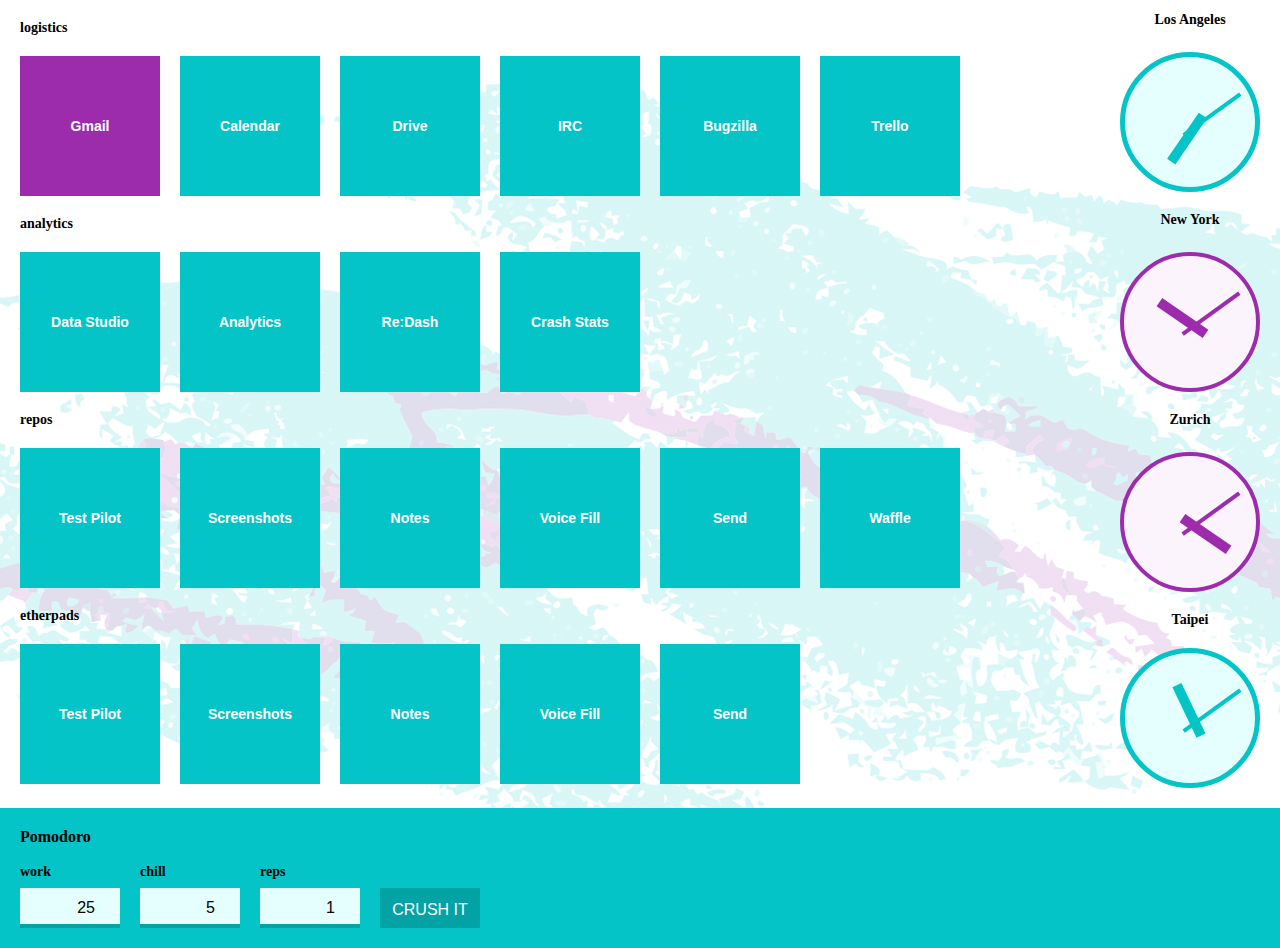
<file: index.html>
<!DOCTYPE html><html lang="en"><head><meta charset="utf-8"><meta name="viewport" content="width=device-width, initial-scale=1.0"><title>Launcher</title><link rel="stylesheet" href="styles/main.css"><link rel="icon" type="image/svg+xml" href="images/icon.svg"></head><body><div class="wrapper"><div class="launcher-wrapper"><h2 class="title">logistics</h2><button data-href="https://mail.google.com/">Gmail</button><button data-href="https://calendar.google.com/">Calendar</button><button data-href="https://drive.google.com/">Drive</button><button data-href="https://irccloud.mozilla.com/">IRC</button><button data-href="https://bugzilla.mozilla.org/page.cgi?id=mydashboard.html">Bugzilla</button><button data-href="https://Trello.com/">Trello</button><h2 class="title">analytics</h2><button data-href="https://datastudio.google.com/">Data Studio</button><button data-href="https://analytics.google.com/">Analytics</button><button data-href="https://sql.telemetry.mozilla.org">Re:Dash</button><button data-href="https://crash-stats.mozilla.com/home/product/Firefox">Crash Stats</button><h2 class="title">repos</h2><button data-href="https://github.com/mozilla/testpilot">Test Pilot</button><button data-href="https://github.com/mozilla-services/screenshots">Screenshots</button><button data-href="https://github.com/mozilla/notes">Notes</button><button data-href="https://github.com/mozilla/speaktome">Voice Fill</button><button data-href="https://github.com/mozilla/send">Send</button><button data-href="https://waffle.io">Waffle</button><h2 class="title">etherpads</h2><button data-href="https://public.etherpad-mozilla.org/p/test-pilot-coordination">Test Pilot</button><button data-href="https://public.etherpad-mozilla.org/p/screenshots-coordination">Screenshots</button><button data-href="https://public.etherpad-mozilla.org/p/hoverpad-coordination">Notes</button><button data-href="https://public.etherpad-mozilla.org/p/speaktome-coordination">Voice Fill</button><button data-href="https://public.etherpad-mozilla.org/p/testpilot-p2p">Send</button></div><div class="clocks-wrapper"><div class="clock-wrapper"><h2 class="clock-title">Los Angeles</h2><div data-tz="America/Los_Angeles" class="clock"><div class="hour"></div><div class="minute"></div></div><h2 class="clock-title">New York</h2><div data-tz="America/New_York" class="clock"><div class="hour"></div><div class="minute"></div></div><h2 class="clock-title">Zurich</h2><div data-tz="Europe/Zurich" class="clock"><div class="hour"></div><div class="minute"></div></div><h2 class="clock-title">Taipei</h2><div data-tz="Asia/Taipei" class="clock"><div class="hour"></div><div class="minute"></div></div></div></div></div><div class="pom"><div class="pom--set"><h2>Pomodoro</h2><form class="pom--form"><div><label>work</label><input type="number" value="25" size="3" min="0" max="100"></div><div><label>chill</label><input type="number" value="5" size="3" min="0" max="100"></div><div><label>reps</label><input type="number" value="1" size="3" min="0" max="100"></div><input type="submit" value="CRUSH IT"></form></div><div class="pom--work"><div class="remaining"></div><h2></h2></div></div><script src="lib/moment.min.js"></script><script src="lib/moment-timezone.min.js"></script><script src="lib/jquery.min.js"></script><script src="scripts/main.js"></script></body></html>
</file>
<file: styles/main.css>
/*! normalize.css v5.0.0 | MIT License | github.com/necolas/normalize.css */
html{font-family:sans-serif;line-height:1.15;-ms-text-size-adjust:100%;-webkit-text-size-adjust:100%}body{margin:0}article,aside,footer,header,nav,section{display:block}h1{font-size:2em;margin:0.67em 0}figcaption,figure,main{display:block}figure{margin:1em 40px}hr{box-sizing:content-box;height:0;overflow:visible}pre{font-family:monospace,monospace;font-size:1em}a{background-color:transparent;-webkit-text-decoration-skip:objects}a:active,a:hover{outline-width:0}abbr[title]{border-bottom:none;text-decoration:underline;text-decoration:underline dotted}b,strong{font-weight:inherit}b,strong{font-weight:bolder}code,kbd,samp{font-family:monospace,monospace;font-size:1em}dfn{font-style:italic}mark{background-color:#ff0;color:#000}small{font-size:80%}sub,sup{font-size:75%;line-height:0;position:relative;vertical-align:baseline}sub{bottom:-0.25em}sup{top:-0.5em}audio,video{display:inline-block}audio:not([controls]){display:none;height:0}img{border-style:none}svg:not(:root){overflow:hidden}button,input,optgroup,select,textarea{font-family:sans-serif;font-size:100%;line-height:1.15;margin:0}button,input{overflow:visible}button,select{text-transform:none}button,html [type="button"],[type="reset"],[type="submit"]{-webkit-appearance:button}button::-moz-focus-inner,[type="button"]::-moz-focus-inner,[type="reset"]::-moz-focus-inner,[type="submit"]::-moz-focus-inner{border-style:none;padding:0}button:-moz-focusring,[type="button"]:-moz-focusring,[type="reset"]:-moz-focusring,[type="submit"]:-moz-focusring{outline:1px dotted ButtonText}fieldset{border:1px solid #c0c0c0;margin:0 2px;padding:0.35em 0.625em 0.75em}legend{box-sizing:border-box;color:inherit;display:table;max-width:100%;padding:0;white-space:normal}progress{display:inline-block;vertical-align:baseline}textarea{overflow:auto}[type="checkbox"],[type="radio"]{box-sizing:border-box;padding:0}[type="number"]::-webkit-inner-spin-button,[type="number"]::-webkit-outer-spin-button{height:auto}[type="search"]{-webkit-appearance:textfield;outline-offset:-2px}[type="search"]::-webkit-search-cancel-button,[type="search"]::-webkit-search-decoration{-webkit-appearance:none}::-webkit-file-upload-button{-webkit-appearance:button;font:inherit}details,menu{display:block}summary{display:list-item}canvas{display:inline-block}template{display:none}[hidden]{display:none}html{box-sizing:border-box}*,*:before,*:after{box-sizing:inherit}*,fieldset,figure,h1{margin:0;padding:0}*{box-sizing:border-box}body{background:url(../images/solo.jpg);display:-webkit-box;display:-ms-flexbox;display:flex;-webkit-box-orient:vertical;-webkit-box-direction:normal;-ms-flex-direction:column;flex-direction:column;font-family:gotham;-webkit-box-pack:justify;-ms-flex-pack:justify;justify-content:space-between;min-height:100vh;-webkit-user-select:none;-moz-user-select:none;-ms-user-select:none;user-select:none}.pom{-webkit-box-align:center;-ms-flex-align:center;align-items:center;background:rgba(255,255,255,0.85);display:-webkit-box;display:-ms-flexbox;display:flex;height:140px;-webkit-box-pack:start;-ms-flex-pack:start;justify-content:flex-start;width:100%}.pom .pom--set{height:140px;position:relative;width:100%;display:-webkit-box;display:-ms-flexbox;display:flex;-webkit-box-orient:vertical;-webkit-box-direction:normal;-ms-flex-direction:column;flex-direction:column;padding:20px;-webkit-box-pack:justify;-ms-flex-pack:justify;justify-content:space-between;background:#04c4C7}.pom .pom--set h2{font-size:16px}.pom .pom--work{background:#9d2cac;display:none;height:140px;position:relative;width:100%}.pom .pom--work h2{color:white;padding:20px;z-index:1}.pom form{-webkit-box-align:center;-ms-flex-align:center;align-items:center;display:-webkit-box;display:-ms-flexbox;display:flex}.pom label{display:block;font-size:1rem;font-weight:600;height:24px;font-size:14px}.pom input{-webkit-appearance:none;-moz-appearance:none;appearance:none;border:0;height:40px;margin-right:20px;outline:none;padding:10px;width:100px}.pom input[type="number"]{-moz-appearance:textfield;background:#e5fefe;box-shadow:0 -4px 0 #03a2a4 inset;text-align:right}.pom input[type="number"]:focus{background:#fbf4fc;box-shadow:0 -4px 0 #9d2cac inset}.pom input[type="submit"]{background:#03a2a4;color:white;margin-top:24px;padding-top:13px}.pom input[type="submit"]:hover,.pom input[type="submit"]:focus{background:#9d2cac}.pom input[type="submit"]:active{background:#9d2cac}.pom .remaining{background:#04c4C7;height:140px;min-width:10px;position:absolute;right:0;-webkit-transition:width 100ms linear;transition:width 100ms linear}.title{font-size:14px;grid-column:1 / -1}.wrapper{background:rgba(255,255,255,0.85);display:grid;-webkit-box-flex:1;-ms-flex:1;flex:1;grid-gap:20px;grid-template-columns:1fr 140px;padding:20px}.launcher-wrapper{-ms-flex-line-pack:start;align-content:start;display:grid;grid-gap:20px;grid-template-columns:repeat(auto-fit,140px);grid-template-rows:repeat(auto-fit,max-content)}.launcher-wrapper button{-webkit-box-align:center;-ms-flex-align:center;align-items:center;background:#04c4C7;border:0;box-shadow:0 0 0 1px rgba(0,0,0,0.05);box-shadow:0 4px 0 transparent;color:white;display:-webkit-box;display:-ms-flexbox;display:flex;font-size:14px;font-weight:600;height:140px;-webkit-box-pack:center;-ms-flex-pack:center;justify-content:center;outline:none;text-decoration:none;-webkit-transition:background 50ms;transition:background 50ms}.launcher-wrapper button:hover,.launcher-wrapper button:focus{background:#9d2cac}.launcher-wrapper button:active{background:#9d2cac}.clocks-wrapper{-ms-flex-line-pack:justify;align-content:space-between;display:grid;-webkit-box-pack:end;-ms-flex-pack:end;justify-content:end}.clocks-wrapper h2{text-align:center}.clock-wrapper{-ms-flex-line-pack:end;align-content:end;display:grid;grid-gap:20px;grid-template-rows:repeat(auto-fit,20px 140px);-webkit-box-pack:end;-ms-flex-pack:end;justify-content:end}.clock{-webkit-box-align:center;-ms-flex-align:center;align-items:center;border:5px solid #04c4C7;border-radius:50%;background:#e5fefe;display:-webkit-box;display:-ms-flexbox;display:flex;height:140px;-webkit-box-pack:center;-ms-flex-pack:center;justify-content:center;position:relative;-webkit-transition:background 1000ms,border-color 1000ms;transition:background 1000ms,border-color 1000ms;width:140px}.clock .hour,.clock .minute{background:#04c4C7}.clock.working{border:4px solid #9d2cac;background:#fbf4fc}.clock.working .hour,.clock.working .minute{background:#9d2cac}.clock-title{font-size:14px}.hour{height:56px;left:65px;position:absolute;top:28px;-webkit-transform-origin:center 42px;transform-origin:center 42px;-webkit-transition:background 1000ms,-webkit-transform 1000ms;transition:background 1000ms,-webkit-transform 1000ms;transition:transform 1000ms,background 1000ms;transition:transform 1000ms,background 1000ms,-webkit-transform 1000ms;width:10px}.minute{height:70px;left:68px;position:absolute;top:14px;-webkit-transform-origin:center 56px;transform-origin:center 56px;-webkit-transition:-webkit-transform 1000ms;transition:-webkit-transform 1000ms;transition:transform 1000ms;transition:transform 1000ms,-webkit-transform 1000ms;width:4px}@-webkit-keyframes r{0%{-webkit-transform:rotate(0);transform:rotate(0)}100%{-webkit-transform:rotate(360deg);transform:rotate(360deg)}}@keyframes r{0%{-webkit-transform:rotate(0);transform:rotate(0)}100%{-webkit-transform:rotate(360deg);transform:rotate(360deg)}}
</file>
